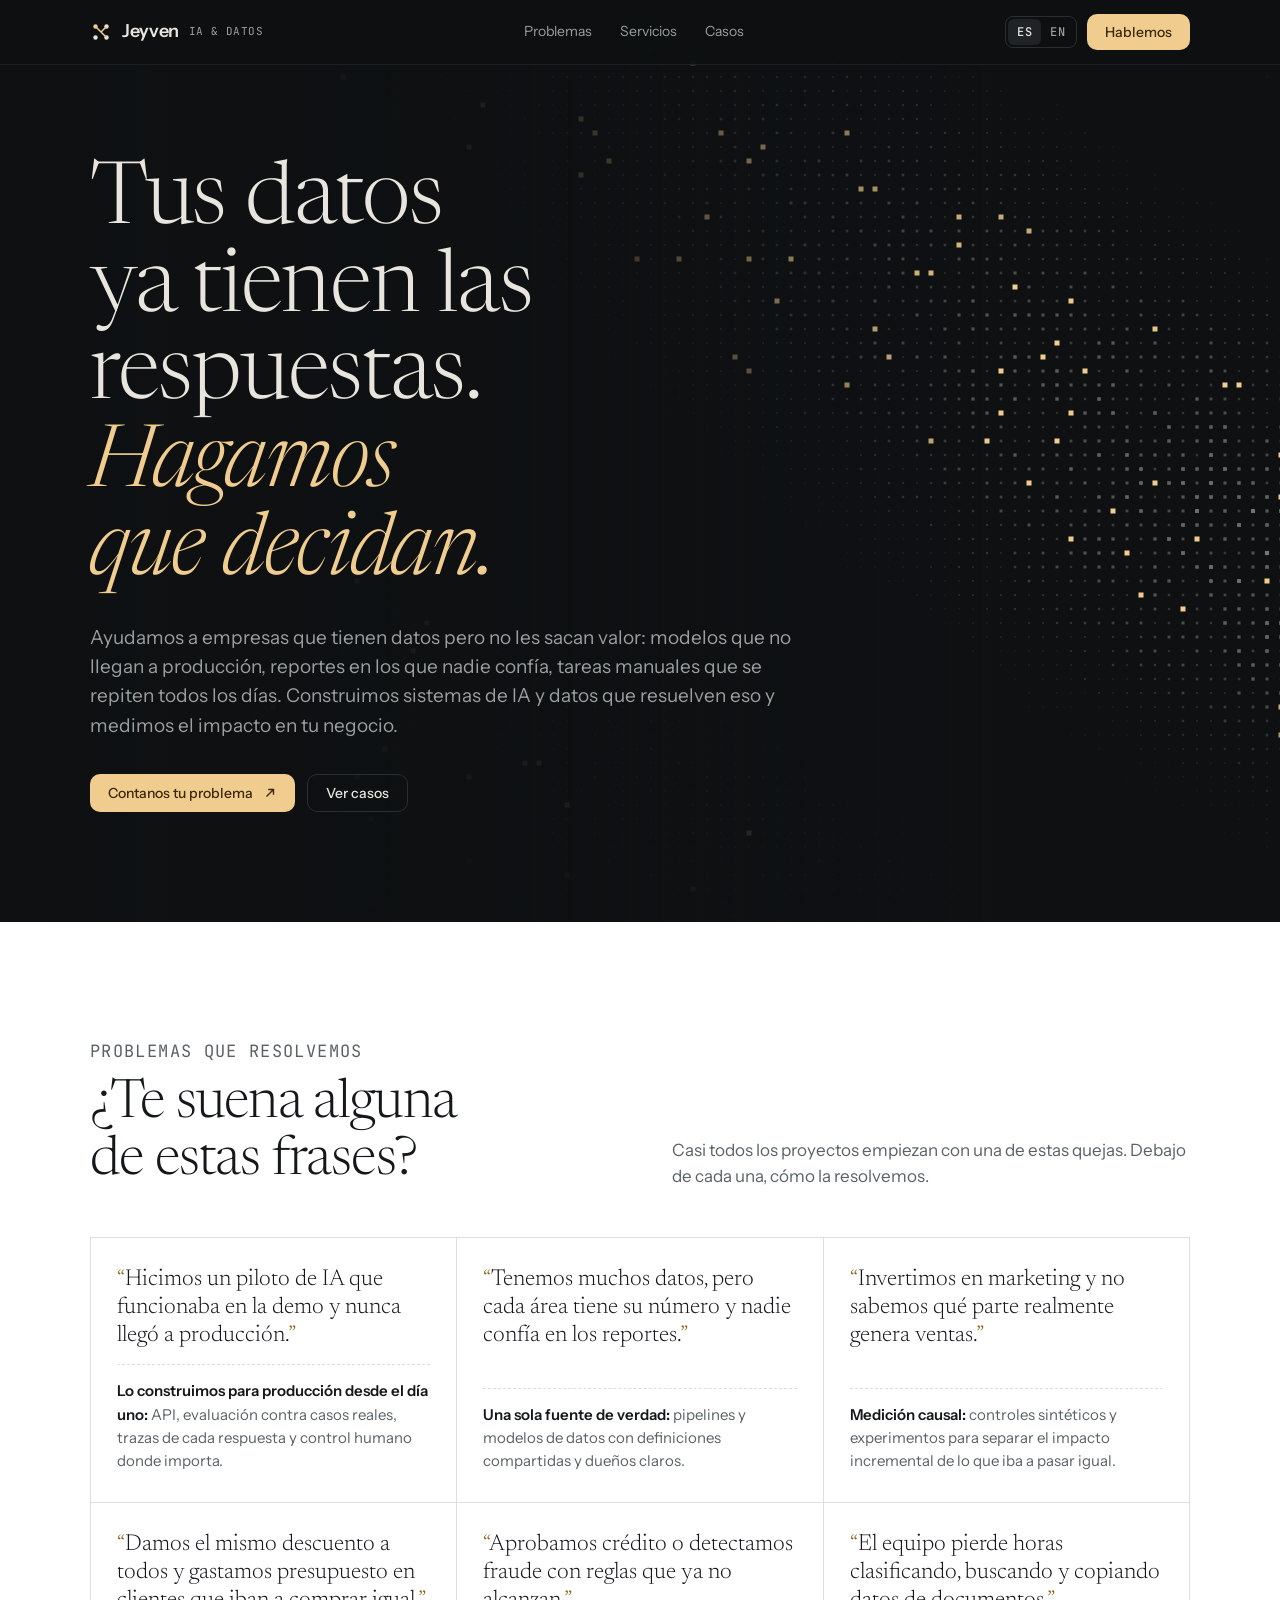
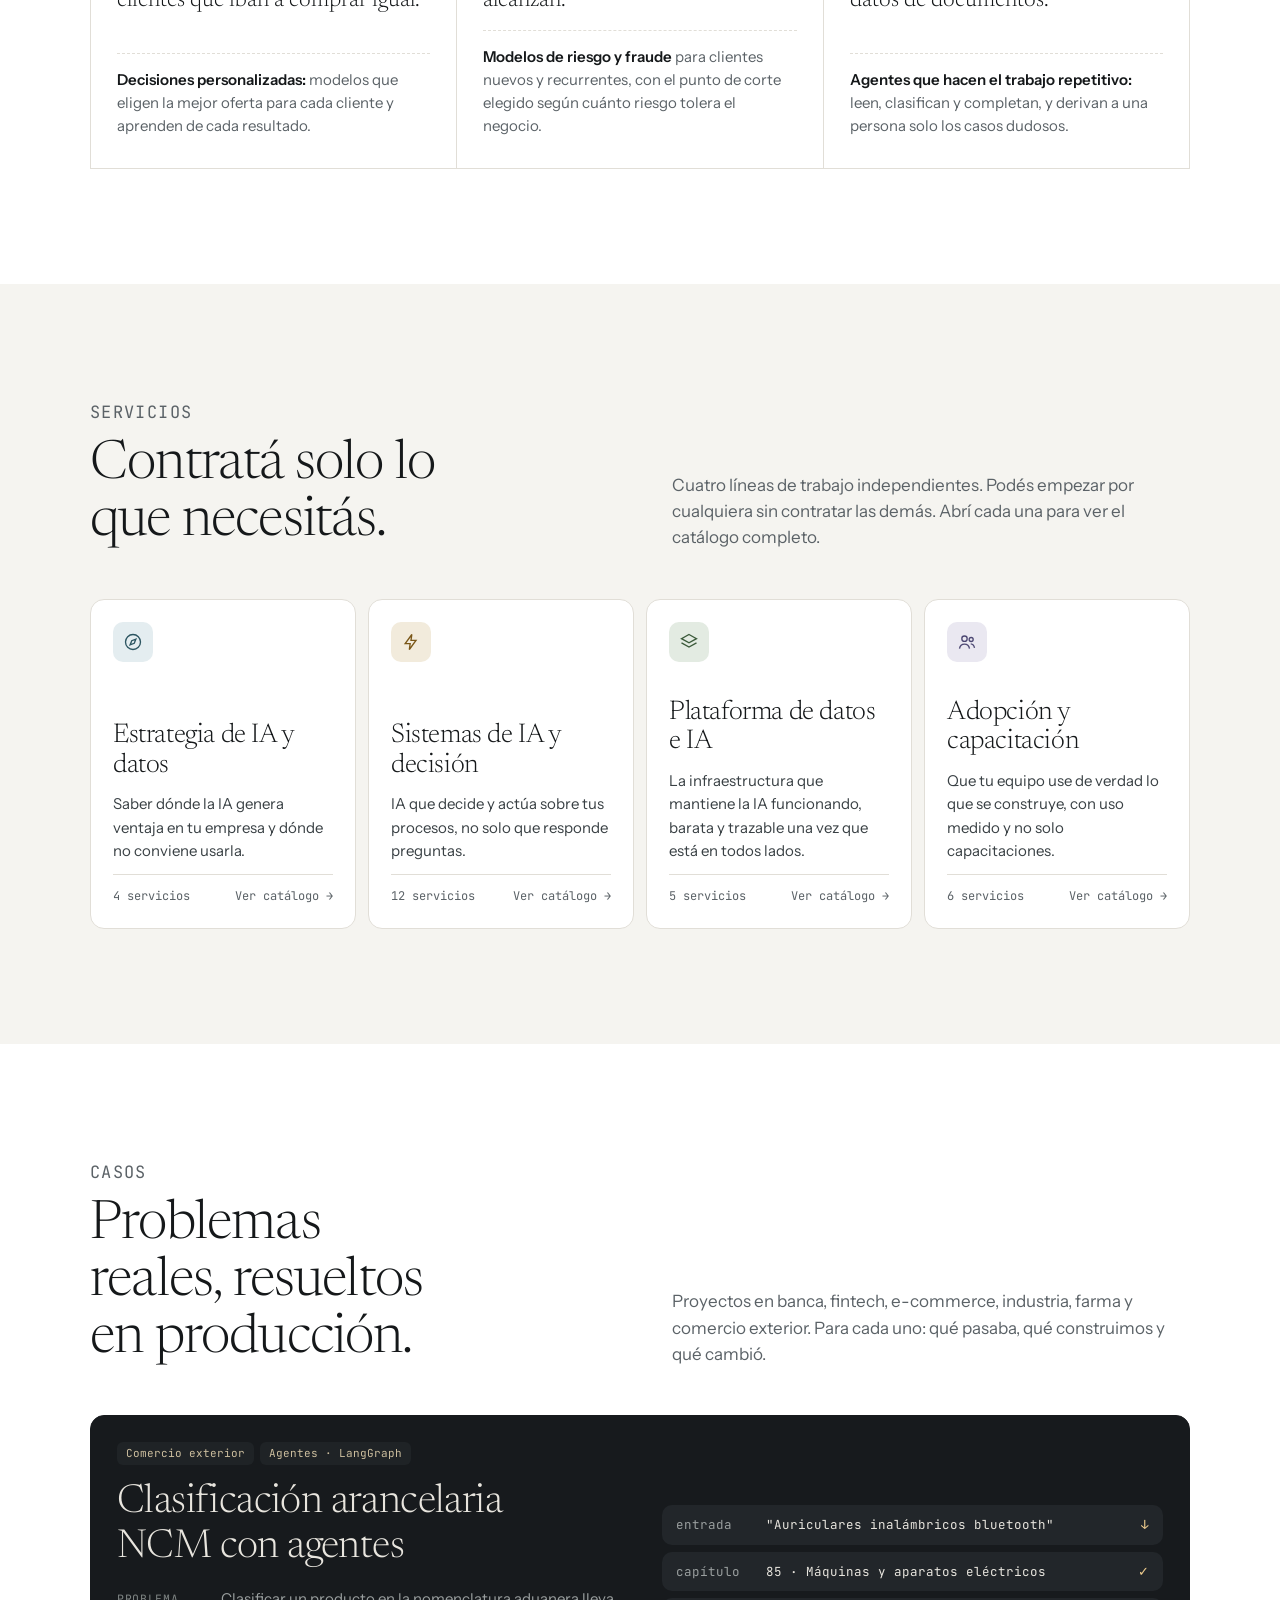
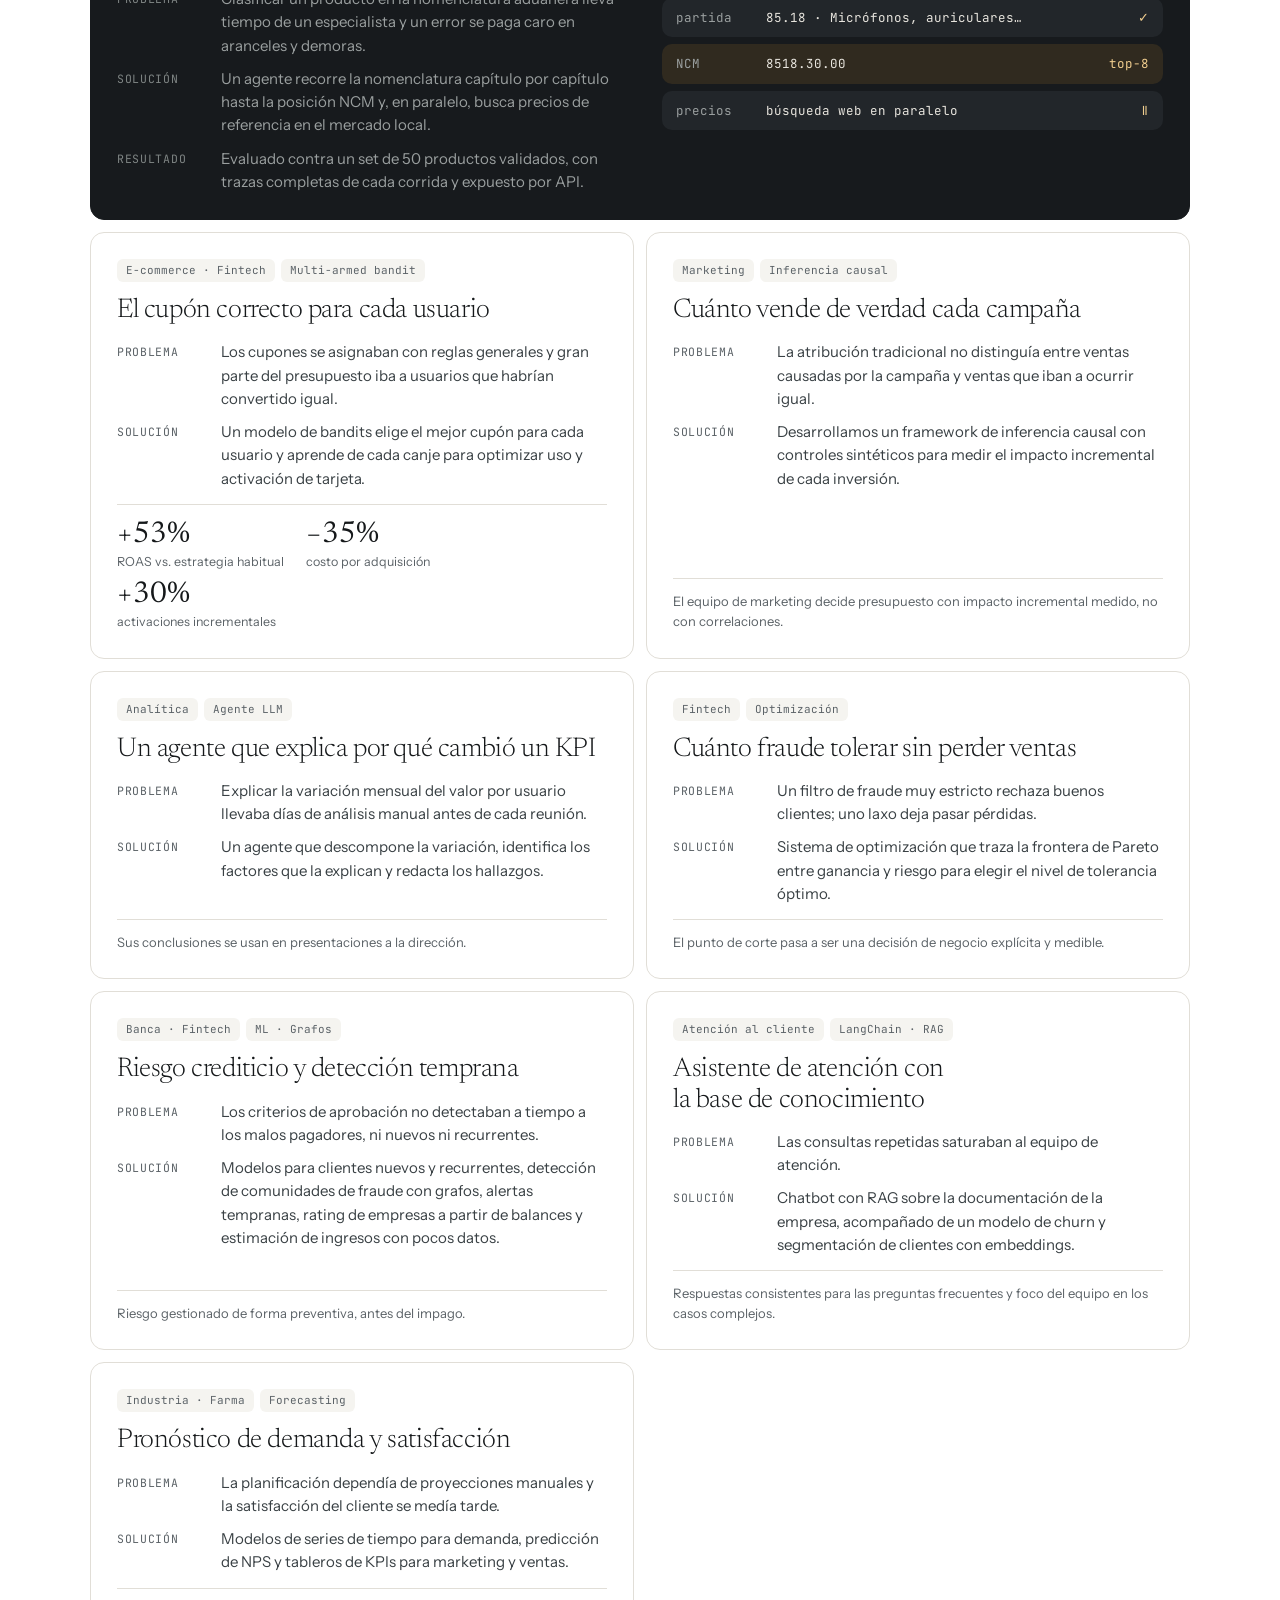
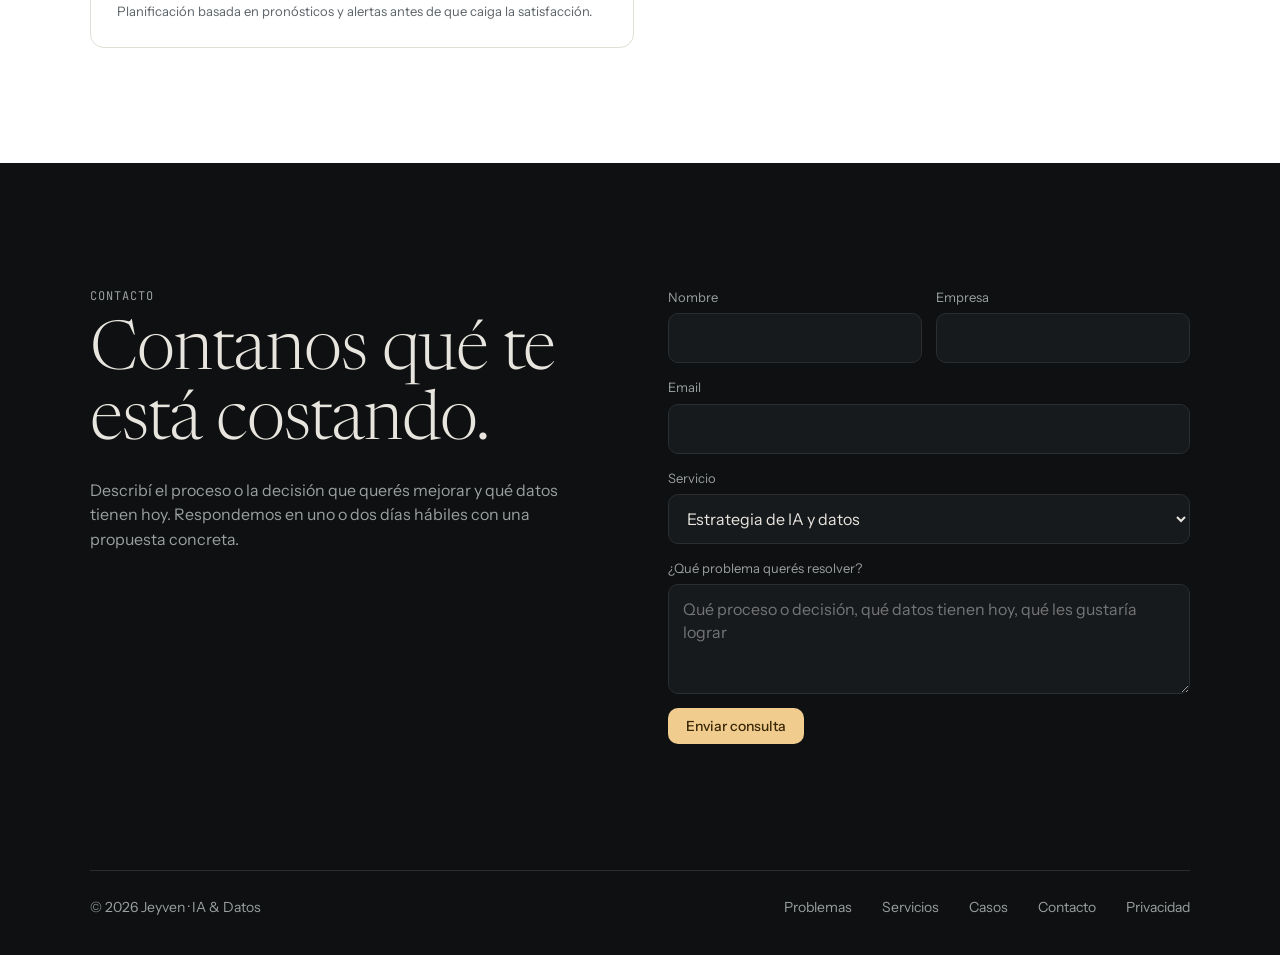
<file: index.html>
<!doctype html>
<html lang="es">
<head>
<meta charset="utf-8">
<meta name="viewport" content="width=device-width, initial-scale=1, viewport-fit=cover">
<title>Jeyven · IA y Datos</title>
<meta name="description" content="Jeyven. Consultora de inteligencia artificial y datos: agentes, modelos predictivos y plataformas de datos en producción.">
<link rel="preconnect" href="https://fonts.googleapis.com">
<link rel="preconnect" href="https://fonts.gstatic.com" crossorigin>
<link rel="stylesheet" href="https://fonts.googleapis.com/css2?family=Newsreader:ital,opsz,wght@0,6..72,300;0,6..72,400;1,6..72,300&family=Instrument+Sans:wght@400;500;600&family=JetBrains+Mono:wght@400;500&display=swap">
<link rel="stylesheet" href="assets/styles.css">
</head>
<body class="lang-es">
<header class="nav">
  <div class="wrap nav-inner">
    <a class="logo" href="#top" aria-label="Jeyven">
      <svg class="logo-mark" viewBox="0 0 24 24" aria-hidden="true"><circle cx="6" cy="6" r="2.4" fill="#f0cd8e"/><circle cx="18" cy="6" r="2.4" fill="#e8e5de"/><circle cx="6" cy="18" r="2.4" fill="#e8e5de"/><circle cx="18" cy="18" r="2.4" fill="#e8e5de"/><path d="M6 6 L18 18 M18 6 L12 12" stroke="#f0cd8e" stroke-width="1.6" fill="none"/></svg>
      <span>Jeyven</span>
      <small><span class="es">IA &amp; DATOS</span><span class="en">AI &amp; DATA</span></small>
    </a>
    <nav class="nav-links" id="nav-menu" aria-label="Secciones">
      <a href="#problemas"><span class="es">Problemas</span><span class="en">Problems</span></a>
      <a href="#servicios"><span class="es">Servicios</span><span class="en">Services</span></a>
      <a href="#casos"><span class="es">Casos</span><span class="en">Cases</span></a>
      <a class="nav-mobile-cta" href="#contacto"><span class="es">Hablemos</span><span class="en">Let's talk</span></a>
    </nav>
    <div class="nav-right">
      <button class="nav-toggle" type="button" aria-expanded="false" aria-controls="nav-menu" aria-label="Menú">
        <svg viewBox="0 0 16 16" aria-hidden="true"><path d="M2 4.5h12M2 8h12M2 11.5h12" stroke="currentColor" stroke-width="1.5" fill="none"/></svg>
      </button>
      <div class="lang" role="group" aria-label="Idioma / Language">
        <button type="button" data-lang="es" aria-pressed="true">ES</button>
        <button type="button" data-lang="en" aria-pressed="false">EN</button>
      </div>
      <a class="btn btn-accent" href="#contacto"><span class="es">Hablemos</span><span class="en">Let's talk</span></a>
    </div>
  </div>
</header>

<main id="top">
  <section class="hero">
    <canvas id="field" aria-hidden="true"></canvas>
    <div class="wrap">
      <h1>
        <span class="es">Tus datos ya tienen las respuestas. <em>Hagamos que decidan.</em></span>
        <span class="en">Your data already has the answers. <em>Let's make it decide.</em></span>
      </h1>
      <p class="lede">
        <span class="es">Ayudamos a empresas que tienen datos pero no les sacan valor: modelos que no llegan a producción, reportes en los que nadie confía, tareas manuales que se repiten todos los días. Construimos sistemas de IA y datos que resuelven eso y medimos el impacto en tu negocio.</span>
        <span class="en">We help companies that have data but aren't getting value from it: models that never reach production, reports nobody trusts, manual work repeated every day. We build AI and data systems that fix that, and we measure the impact on your business.</span>
      </p>
      <div class="hero-ctas">
        <a class="btn btn-accent" href="#contacto"><span class="es">Contanos tu problema</span><span class="en">Tell us your problem</span>
          <svg viewBox="0 0 16 16" aria-hidden="true"><path d="M4 12 L12 4 M6 4 H12 V10" stroke="currentColor" stroke-width="1.6" fill="none"/></svg>
        </a>
        <a class="btn btn-ghost" href="#casos"><span class="es">Ver casos</span><span class="en">See cases</span></a>
      </div>
    </div>
  </section>

  <section class="block white" id="problemas">
    <div class="wrap">
      <div class="head">
        <div>
          <p class="eyebrow"><span class="es">Problemas que resolvemos</span><span class="en">Problems we solve</span></p>
          <h2><span class="es">¿Te suena alguna de estas frases?</span><span class="en">Do any of these sound familiar?</span></h2>
        </div>
        <p><span class="es">Casi todos los proyectos empiezan con una de estas quejas. Debajo de cada una, cómo la resolvemos.</span><span class="en">Almost every project starts with one of these complaints. Under each one, how we solve it.</span></p>
      </div>
      <div class="problems" id="problems"></div>
    </div>
  </section>

  <section class="block light" id="servicios">
    <div class="wrap">
      <div class="head">
        <div>
          <p class="eyebrow"><span class="es">Servicios</span><span class="en">Services</span></p>
          <h2><span class="es">Contratá solo lo que necesitás.</span><span class="en">Hire only what you need.</span></h2>
        </div>
        <p><span class="es">Cuatro líneas de trabajo independientes. Podés empezar por cualquiera sin contratar las demás. Abrí cada una para ver el catálogo completo.</span><span class="en">Four independent lines of work. Start with any of them without hiring the others. Open each one to see the full catalog.</span></p>
      </div>
      <div class="services" id="services"></div>
    </div>
  </section>

  <section class="block white" id="casos">
    <div class="wrap">
      <div class="head">
        <div>
          <p class="eyebrow"><span class="es">Casos</span><span class="en">Cases</span></p>
          <h2><span class="es">Problemas reales, resueltos en producción.</span><span class="en">Real problems, solved in production.</span></h2>
        </div>
        <p><span class="es">Proyectos en banca, fintech, e-commerce, industria, farma y comercio exterior. Para cada uno: qué pasaba, qué construimos y qué cambió.</span><span class="en">Projects in banking, fintech, e-commerce, manufacturing, pharma and foreign trade. For each one: what was happening, what we built and what changed.</span></p>
      </div>
      <div class="cases" id="cases"></div>
    </div>
  </section>

  <section class="contact" id="contacto">
    <div class="wrap">
      <div class="contact-grid">
        <div>
          <p class="eyebrow" style="color:var(--on-dark-muted)"><span class="es">Contacto</span><span class="en">Contact</span></p>
          <h2><span class="es">Contanos qué te está costando.</span><span class="en">Tell us what it's costing you.</span></h2>
          <p class="lede"><span class="es">Describí el proceso o la decisión que querés mejorar y qué datos tienen hoy. Respondemos en uno o dos días hábiles con una propuesta concreta.</span><span class="en">Describe the process or decision you want to improve and what data you have today. We reply within one or two business days with a concrete proposal.</span></p>
        </div>
        <form id="contact-form" novalidate>
          <div class="row2">
            <div class="field"><label for="f-name"><span class="es">Nombre</span><span class="en">Name</span></label><input id="f-name" name="name" autocomplete="name" required></div>
            <div class="field"><label for="f-company"><span class="es">Empresa</span><span class="en">Company</span></label><input id="f-company" name="company" autocomplete="organization"></div>
          </div>
          <div class="field"><label for="f-email">Email</label><input id="f-email" name="email" type="email" autocomplete="email" required></div>
          <div class="field">
            <label for="f-topic"><span class="es">Servicio</span><span class="en">Service</span></label>
            <select id="f-topic" name="topic"></select>
          </div>
          <div class="field"><label for="f-msg"><span class="es">¿Qué problema querés resolver?</span><span class="en">What problem do you want to solve?</span></label><textarea id="f-msg" name="message"></textarea></div>
          <div><button class="btn btn-accent" type="submit"><span class="es">Enviar consulta</span><span class="en">Send inquiry</span></button></div>
          <p class="form-note" id="form-note" aria-live="polite"></p>
        </form>
      </div>
      <footer>
        <span>© 2026 Jeyven · <span class="es">IA &amp; Datos</span><span class="en">AI &amp; Data</span></span>
        <nav aria-label="Pie">
          <a href="#problemas"><span class="es">Problemas</span><span class="en">Problems</span></a>
          <a href="#servicios"><span class="es">Servicios</span><span class="en">Services</span></a>
          <a href="#casos"><span class="es">Casos</span><span class="en">Cases</span></a>
          <a href="#contacto"><span class="es">Contacto</span><span class="en">Contact</span></a>
          <a href="privacidad.html"><span class="es">Privacidad</span><span class="en">Privacy</span></a>
        </nav>
      </footer>
    </div>
  </section>
</main>

<div class="sheet-backdrop" id="backdrop" hidden></div>
<aside class="sheet" id="sheet" role="dialog" aria-modal="true" aria-labelledby="sheet-title" hidden></aside>

<script src="assets/main.js"></script>
</body>
</html>
</file>
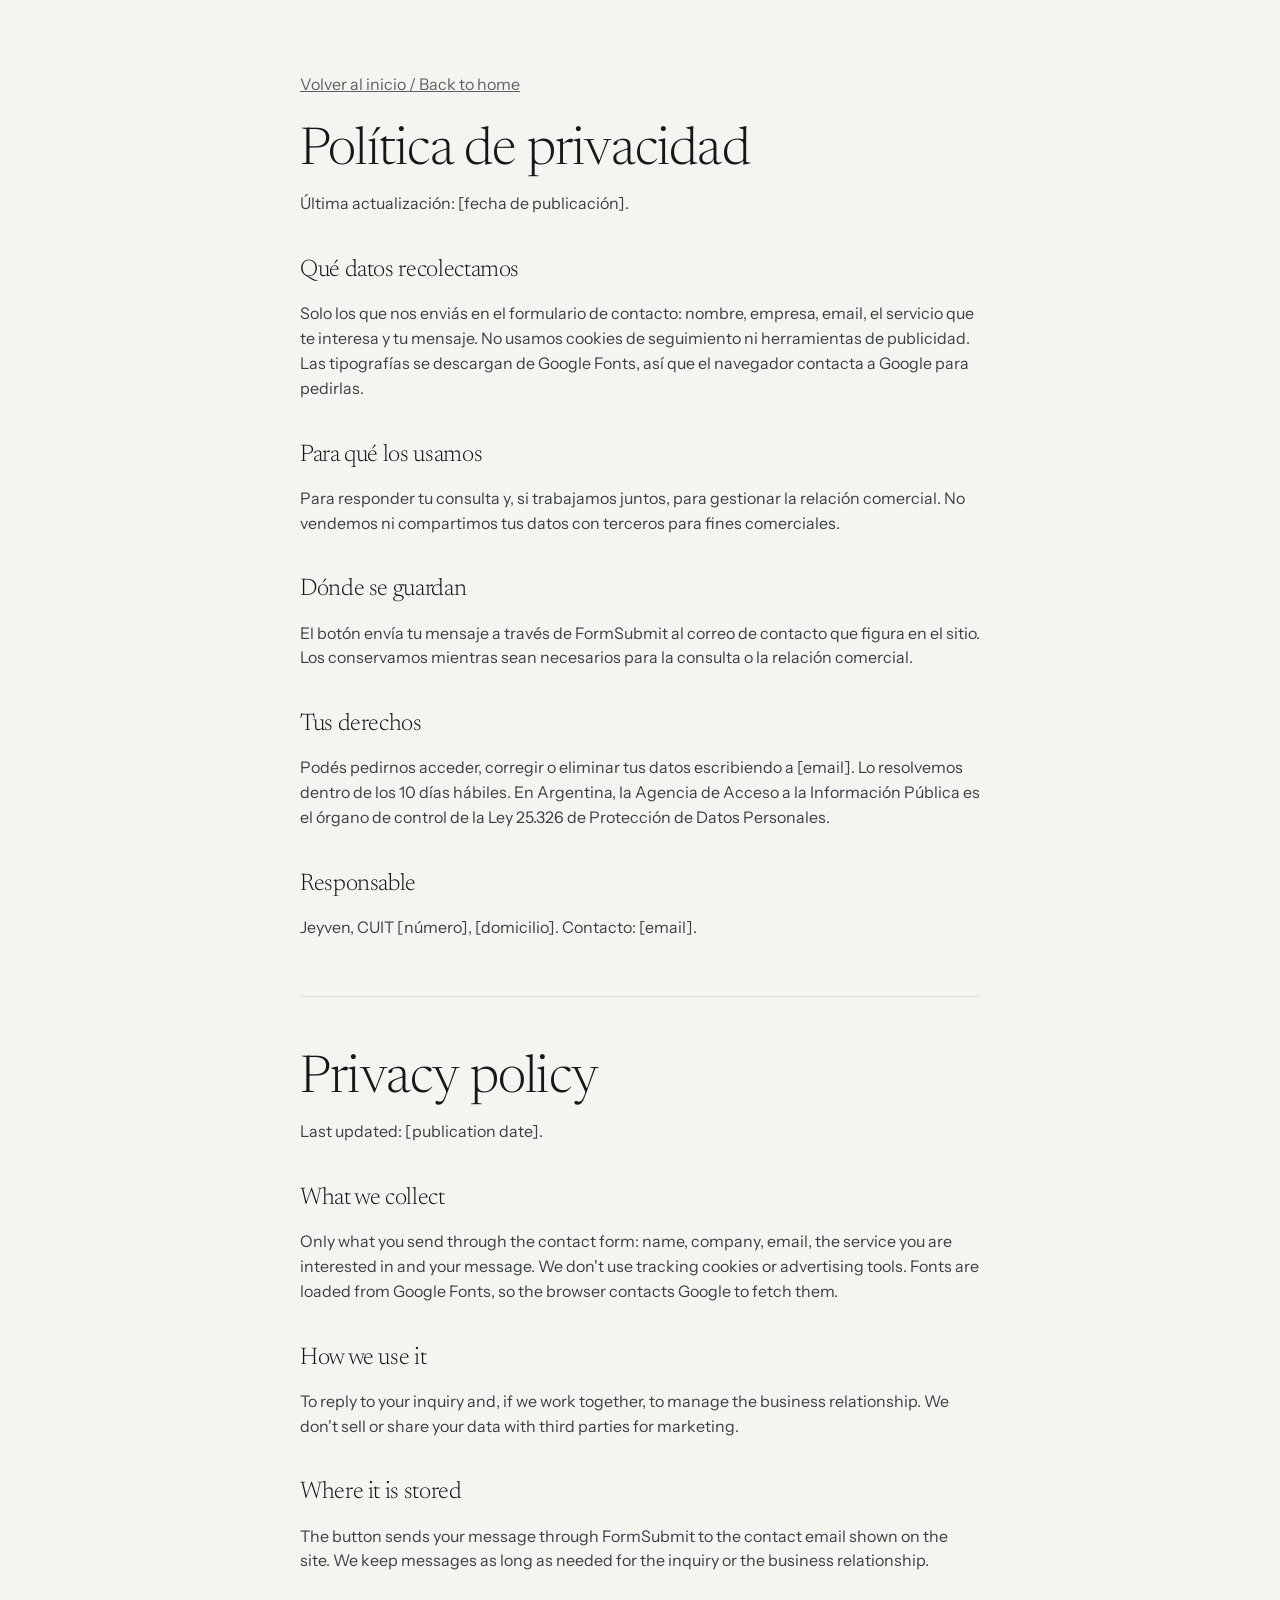
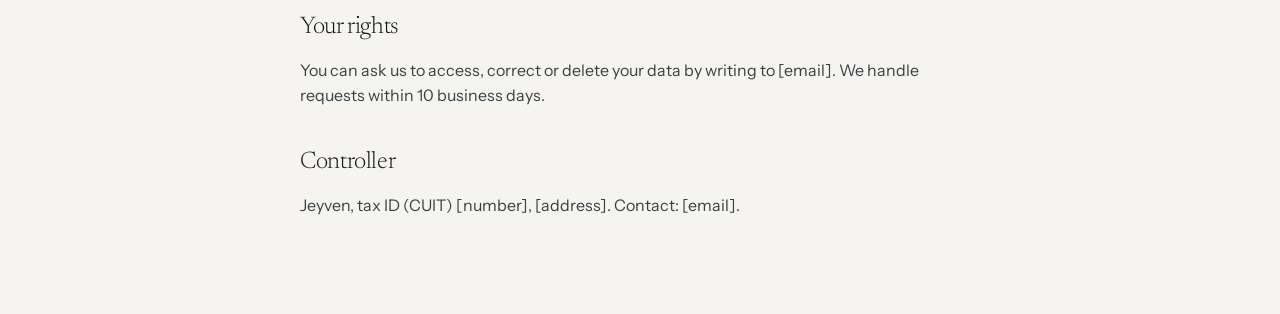
<file: privacidad.html>
<!doctype html>
<html lang="es">
<head>
<meta charset="utf-8">
<meta name="viewport" content="width=device-width, initial-scale=1, viewport-fit=cover">
<title>Política de privacidad · Jeyven</title>
<meta name="robots" content="noindex">
<link rel="preconnect" href="https://fonts.googleapis.com">
<link rel="preconnect" href="https://fonts.gstatic.com" crossorigin>
<link rel="stylesheet" href="https://fonts.googleapis.com/css2?family=Newsreader:opsz,wght@6..72,300;6..72,400&family=Instrument+Sans:wght@400;500;600&display=swap">
<link rel="stylesheet" href="assets/styles.css">
<style>
  .legal { padding-block: 72px 96px; }
  .legal .wrap { max-width: 760px; }
  .legal h1 { font-size: clamp(36px, 5vw, 52px); line-height: 1.05; }
  .legal h2 { font-size: 24px; margin-top: 36px; }
  .legal p, .legal li { color: #394044; margin-top: 12px; }
  .legal ul { padding-left: 20px; }
  .legal .back { display: inline-block; margin-bottom: 28px; color: var(--muted); }
  .legal hr { border: 0; border-top: 1px solid var(--line); margin-block: 56px; }
</style>
</head>
<body>
<main class="legal light">
  <div class="wrap">
    <a class="back" href="index.html">Volver al inicio / Back to home</a>

    <h1>Política de privacidad</h1>
    <p>Última actualización: [fecha de publicación].</p>

    <h2>Qué datos recolectamos</h2>
    <p>Solo los que nos enviás en el formulario de contacto: nombre, empresa, email, el servicio que te interesa y tu mensaje. No usamos cookies de seguimiento ni herramientas de publicidad. Las tipografías se descargan de Google Fonts, así que el navegador contacta a Google para pedirlas.</p>

    <h2>Para qué los usamos</h2>
    <p>Para responder tu consulta y, si trabajamos juntos, para gestionar la relación comercial. No vendemos ni compartimos tus datos con terceros para fines comerciales.</p>

    <h2>Dónde se guardan</h2>
    <p>El botón envía tu mensaje a través de FormSubmit al correo de contacto que figura en el sitio. Los conservamos mientras sean necesarios para la consulta o la relación comercial.</p>

    <h2>Tus derechos</h2>
    <p>Podés pedirnos acceder, corregir o eliminar tus datos escribiendo a [email]. Lo resolvemos dentro de los 10 días hábiles. En Argentina, la Agencia de Acceso a la Información Pública es el órgano de control de la Ley 25.326 de Protección de Datos Personales.</p>

    <h2>Responsable</h2>
    <p>Jeyven, CUIT [número], [domicilio]. Contacto: [email].</p>

    <hr>

    <h1 lang="en">Privacy policy</h1>
    <p lang="en">Last updated: [publication date].</p>

    <h2 lang="en">What we collect</h2>
    <p lang="en">Only what you send through the contact form: name, company, email, the service you are interested in and your message. We don't use tracking cookies or advertising tools. Fonts are loaded from Google Fonts, so the browser contacts Google to fetch them.</p>

    <h2 lang="en">How we use it</h2>
    <p lang="en">To reply to your inquiry and, if we work together, to manage the business relationship. We don't sell or share your data with third parties for marketing.</p>

    <h2 lang="en">Where it is stored</h2>
    <p lang="en">The button sends your message through FormSubmit to the contact email shown on the site. We keep messages as long as needed for the inquiry or the business relationship.</p>

    <h2 lang="en">Your rights</h2>
    <p lang="en">You can ask us to access, correct or delete your data by writing to [email]. We handle requests within 10 business days.</p>

    <h2 lang="en">Controller</h2>
    <p lang="en">Jeyven, tax ID (CUIT) [number], [address]. Contact: [email].</p>
  </div>
</main>
</body>
</html>
</file>
<file: assets/styles.css>
html, body { min-height: 100%; }
  img { max-width: 100%; }
  [hidden] { display: none !important; }
  :root {
    color-scheme: light;
    --ink: #0e1012;
    --ink-2: #171a1d;
    --ink-3: #1f2326;
    --paper: #f5f4f0;
    --white: #ffffff;
    --text: #15181a;
    --muted: #5b6267;
    --on-dark: #e8e5de;
    --on-dark-muted: #9a9f9f;
    --line: #e1ded7;
    --line-dark: #2a2e31;
    --accent: #f0cd8e;        /* ámbar pálido */
    --accent-ink: #3a2808;
    --accent-deep: #8a5c14;
    --t1: #e4edf0; --t2: #f2ebdc; --t3: #e3ebe2; --t4: #eae8f1;
    --serif: "Newsreader", "Iowan Old Style", Georgia, serif;
    --sans: "Instrument Sans", ui-sans-serif, system-ui, -apple-system, "Segoe UI", sans-serif;
    --mono: "JetBrains Mono", ui-monospace, "Cascadia Mono", Consolas, monospace;
    --wrap: 1180px;
    --gutter: clamp(16px, 4vw, 40px);
    --r: 14px;
  }
  * { box-sizing: border-box; }
  html { scroll-behavior: smooth; }
  body {
    margin: 0; background: var(--ink); color: var(--text);
    font-family: var(--sans); font-size: 16px; line-height: 1.55;
    -webkit-font-smoothing: antialiased;
  }
  body.lang-es .en, body.lang-en .es { display: none !important; }
  a { color: inherit; }
  button { font: inherit; }
  :focus-visible { outline: 2px solid var(--accent); outline-offset: 3px; border-radius: 6px; }
  .wrap { max-width: var(--wrap); margin-inline: auto; padding-inline: var(--gutter); }
  h1, h2, h3, h4 { font-family: var(--serif); font-weight: 300; text-wrap: balance; margin: 0; letter-spacing: -0.015em; }
  p { margin: 0; }
  .eyebrow { font-family: var(--mono); font-size: 12px; letter-spacing: 0.08em; text-transform: uppercase; color: var(--muted); }

  /* ---------- nav: barra plana a todo el ancho ---------- */
  .nav {
    position: fixed; z-index: 30; left: 0; right: 0; top: 0;
    padding-top: env(safe-area-inset-top, 0px);
    background: rgba(14,16,18,0.82);
    backdrop-filter: blur(12px); -webkit-backdrop-filter: blur(12px);
    border-bottom: 1px solid rgba(255,255,255,0.07);
    color: var(--on-dark);
  }
  .nav-inner { display: flex; align-items: center; justify-content: space-between; gap: 16px; height: 64px; }
  .logo { display: flex; align-items: center; gap: 10px; text-decoration: none; font-weight: 600; font-size: 18px; letter-spacing: -0.02em; }
  .logo-mark { width: 22px; height: 22px; flex: none; }
  .logo small { font-family: var(--mono); font-weight: 400; font-size: 11px; color: var(--on-dark-muted); letter-spacing: 0.04em; }
  .nav-links { display: flex; gap: 28px; font-size: 14px; }
  .nav-links a { text-decoration: none; color: var(--on-dark-muted); transition: color .2s; }
  .nav-links a:hover { color: var(--on-dark); }
  .nav-right { display: flex; align-items: center; gap: 10px; }
  .lang { display: inline-flex; border: 1px solid var(--line-dark); border-radius: 8px; padding: 2px; }
  .lang button {
    border: 0; background: transparent; color: var(--on-dark-muted); cursor: pointer;
    font: 500 12px/1 var(--mono); padding: 7px 9px; border-radius: 6px; letter-spacing: .04em;
  }
  .lang button[aria-pressed="true"] { background: var(--ink-3); color: var(--on-dark); }
  .btn {
    display: inline-flex; align-items: center; gap: 10px;
    padding: 11px 18px; border-radius: 10px; border: 0;
    font: 500 14px/1 var(--sans); text-decoration: none; cursor: pointer;
    transition: transform .2s, background .2s, border-color .2s;
  }
  .btn-accent { background: var(--accent); color: var(--accent-ink); }
  .btn-accent:hover { background: #f5dba9; transform: translateY(-1px); }
  .btn-ghost { background: transparent; color: var(--on-dark); border: 1px solid var(--line-dark); }
  .btn-ghost:hover { border-color: var(--on-dark-muted); }
  .btn svg { width: 14px; height: 14px; }

  /* ---------- hero ---------- */
  .hero { position: relative; overflow: hidden; background: var(--ink); color: var(--on-dark); padding-block: 160px 110px; }
  #field { position: absolute; inset: 0; width: 100%; height: 100%; }
  .hero::after {
    content: ""; position: absolute; inset: 0; pointer-events: none;
    background: linear-gradient(90deg, var(--ink) 0%, rgba(14,16,18,.86) 40%, rgba(14,16,18,0) 78%),
                linear-gradient(0deg, var(--ink) 0%, rgba(14,16,18,0) 28%);
  }
  .hero .wrap { position: relative; z-index: 1; }
  .hero h1 { font-size: clamp(42px, 6.8vw, 86px); line-height: 1.02; max-width: 13ch; }
  .hero h1 em { font-style: italic; color: var(--accent); }
  .hero .lede { margin-top: 24px; font-size: clamp(17px, 1.6vw, 19px); color: var(--on-dark-muted); max-width: 54ch; }
  .hero-ctas { display: flex; flex-wrap: wrap; gap: 12px; margin-top: 34px; }

  /* ---------- secciones ---------- */
  .light { background: var(--paper); color: var(--text); }
  .white { background: var(--white); color: var(--text); }
  section.block { padding-block: clamp(72px, 9vw, 116px); }
  .head { display: grid; grid-template-columns: 1fr 1fr; gap: 20px 64px; align-items: end; margin-bottom: 48px; }
  .head h2 { font-size: clamp(34px, 4.3vw, 54px); line-height: 1.05; margin-top: 12px; }
  .head p { color: var(--muted); max-width: 50ch; font-size: 17px; }

  /* problemas */
  .problems { display: grid; grid-template-columns: repeat(3, 1fr); border-top: 1px solid var(--line); border-left: 1px solid var(--line); }
  .prob { padding: 28px 26px 30px; border-right: 1px solid var(--line); border-bottom: 1px solid var(--line); display: flex; flex-direction: column; gap: 14px; background: var(--white); }
  .prob .pain { font-family: var(--serif); font-size: 23px; line-height: 1.22; font-weight: 300; }
  .prob .pain::before { content: "“"; color: var(--accent-deep); }
  .prob .pain::after { content: "”"; color: var(--accent-deep); }
  .prob .fix { font-size: 15px; color: var(--muted); padding-top: 14px; border-top: 1px dashed var(--line); margin-top: auto; }
  .prob .fix b { color: var(--text); font-weight: 600; }

  /* servicios */
  .services { display: grid; grid-template-columns: repeat(4, 1fr); gap: 12px; }
  .svc {
    all: unset; box-sizing: border-box; cursor: pointer;
    border: 1px solid var(--line); border-radius: var(--r); background: var(--white);
    padding: 22px 22px 22px; display: flex; flex-direction: column; gap: 12px; min-height: 330px;
    transition: border-color .2s, transform .25s ease, box-shadow .25s;
  }
  .svc:hover { border-color: #cfcbc2; transform: translateY(-3px); box-shadow: 0 10px 30px -18px rgba(20,20,20,.35); }
  .svc:focus-visible { outline: 2px solid var(--accent-deep); outline-offset: 3px; }
  .svc .glyph { width: 40px; height: 40px; border-radius: 10px; display: grid; place-items: center; }
  .svc .glyph svg { width: 20px; height: 20px; }
  .svc-title { font-family: var(--serif); font-weight: 300; letter-spacing: -0.015em; font-size: 27px; line-height: 1.1; margin-top: auto; }
  .svc .promise { color: #394044; font-size: 15px; }
  .svc .more { display: flex; justify-content: space-between; align-items: center; font-family: var(--mono); font-size: 12px; color: var(--muted); border-top: 1px solid var(--line); padding-top: 12px; }
  .svc:hover .more { color: var(--text); }

  /* panel de detalle de servicio */
  .sheet-backdrop { position: fixed; inset: 0; z-index: 50; background: rgba(8,9,10,.55); backdrop-filter: blur(3px); -webkit-backdrop-filter: blur(3px); }
  .sheet {
    position: fixed; z-index: 51; top: 0; right: 0; bottom: 0; width: min(760px, 100%);
    background: var(--paper); color: var(--text); overflow-y: auto; overscroll-behavior: contain;
    padding: calc(env(safe-area-inset-top, 0px) + 28px) clamp(20px, 4vw, 44px) calc(env(safe-area-inset-bottom, 0px) + 40px);
    box-shadow: -30px 0 60px -30px rgba(0,0,0,.5);
    animation: slide .32s cubic-bezier(.2,.7,.2,1);
  }
  @keyframes slide { from { transform: translateX(40px); opacity: .4; } to { transform: none; opacity: 1; } }
  .sheet-top { display: flex; justify-content: space-between; align-items: center; margin-bottom: 26px; }
  .close { border: 1px solid var(--line); background: var(--white); border-radius: 10px; width: 40px; height: 40px; cursor: pointer; display: grid; place-items: center; color: var(--text); }
  .sheet h2 { font-size: clamp(34px, 4.4vw, 48px); line-height: 1.05; }
  .sheet .intro { margin-top: 16px; color: var(--muted); font-size: 17px; max-width: 58ch; }
  .track { margin-top: 34px; }
  .track-h { font-family: var(--mono); font-size: 12px; text-transform: uppercase; letter-spacing: .08em; color: var(--muted); display: flex; gap: 12px; align-items: center; margin-bottom: 12px; }
  .track-h::after { content: ""; flex: 1; height: 1px; background: var(--line); }
  .items { display: grid; gap: 10px; }
  .item { background: var(--white); border: 1px solid var(--line); border-radius: 12px; padding: 18px 20px; display: grid; grid-template-columns: 34px 1fr; gap: 4px 14px; }
  .item .n { font-family: var(--mono); font-size: 12px; color: var(--muted); padding-top: 5px; font-variant-numeric: tabular-nums; }
  .item h4 { font-family: var(--sans); font-weight: 600; font-size: 16px; letter-spacing: -0.01em; }
  .item p { grid-column: 2; color: var(--muted); font-size: 15px; }
  .item .chips { grid-column: 2; display: flex; flex-wrap: wrap; gap: 6px; margin-top: 8px; }
  .chip { font-family: var(--mono); font-size: 11px; padding: 3px 9px; border-radius: 6px; background: var(--paper); color: #4b5156; }
  .sheet-cta { margin-top: 34px; padding: 24px; border-radius: var(--r); background: var(--ink); color: var(--on-dark); display: flex; flex-wrap: wrap; gap: 16px; align-items: center; justify-content: space-between; }
  .sheet-cta p { max-width: 42ch; color: var(--on-dark-muted); }
  .sheet-cta strong { display: block; color: var(--on-dark); font-weight: 500; margin-bottom: 4px; }

  /* casos */
  .cases { display: grid; grid-template-columns: repeat(2, 1fr); gap: 12px; }
  .case { border: 1px solid var(--line); border-radius: var(--r); padding: 26px; background: var(--white); display: flex; flex-direction: column; gap: 14px; }
  .case.feature { grid-column: 1 / -1; background: var(--ink-2); color: var(--on-dark); border-color: var(--ink-2); display: grid; grid-template-columns: 1fr 1fr; gap: 28px 44px; }
  .case .tag { display: flex; flex-wrap: wrap; gap: 6px; }
  .pill { display: inline-block; padding: 3px 9px; border-radius: 6px; background: var(--paper); color: var(--muted); font-family: var(--mono); font-size: 11px; }
  .case.feature .pill { background: var(--ink-3); color: #cdbf9f; }
  .case h3 { font-size: 27px; line-height: 1.12; }
  .case.feature h3 { font-size: clamp(30px, 3.2vw, 40px); }
  .pr { display: grid; gap: 10px; font-size: 15px; }
  .pr div { display: grid; grid-template-columns: 92px 1fr; gap: 12px; }
  .pr dt, .pr .k { font-family: var(--mono); font-size: 11.5px; text-transform: uppercase; letter-spacing: .06em; color: var(--muted); padding-top: 3px; }
  .pr .v { color: #394044; }
  .case.feature .pr .v { color: var(--on-dark-muted); }
  .case.feature .pr .k { color: #7f8584; }
  .metrics { display: flex; flex-wrap: wrap; gap: 8px 22px; margin-top: auto; padding-top: 14px; border-top: 1px solid var(--line); }
  .metric { display: flex; flex-direction: column; }
  .metric b { font-family: var(--serif); font-weight: 400; font-size: 30px; line-height: 1.1; font-variant-numeric: tabular-nums; }
  .metric span { font-size: 12.5px; color: var(--muted); }
  .note { font-size: 13px; color: var(--muted); margin-top: auto; padding-top: 12px; border-top: 1px solid var(--line); }

  .flow { display: grid; gap: 7px; font-family: var(--mono); font-size: 12.5px; align-content: center; }
  .flow-row { display: grid; grid-template-columns: 78px 1fr auto; gap: 12px; align-items: center; padding: 10px 14px; border-radius: 10px; background: #22262a; }
  .flow-row .k { color: var(--on-dark-muted); }
  .flow-row .v { color: var(--on-dark); overflow-wrap: anywhere; }
  .flow-row .s { color: var(--accent); }
  .flow-row.hl { background: #302a1f; }

  /* contacto */
  .contact { background: var(--ink); color: var(--on-dark); padding-block: clamp(80px, 10vw, 124px) 36px; }
  .contact-grid { display: grid; grid-template-columns: 1fr 1fr; gap: 56px; }
  .contact h2 { font-size: clamp(38px, 5.4vw, 68px); line-height: 1.03; margin-top: 12px; }
  .contact .lede { color: var(--on-dark-muted); margin-top: 20px; max-width: 44ch; }
  .nav-toggle {
    display: none; width: 40px; height: 36px; padding: 0; place-items: center;
    border: 1px solid var(--line-dark); border-radius: 8px; background: transparent; color: var(--on-dark); cursor: pointer;
  }
  .nav-toggle svg { width: 16px; height: 16px; }
  .nav-mobile-cta { display: none; }
  form { display: grid; gap: 14px; }
  .field { display: grid; gap: 6px; }
  label { font-size: 13px; color: var(--on-dark-muted); }
  input, select, textarea { font: 400 16px/1.4 var(--sans); color: var(--on-dark); background: var(--ink-2); border: 1px solid var(--line-dark); border-radius: 10px; padding: 13px 14px; width: 100%; }
  select { color-scheme: dark; }
  textarea { resize: vertical; min-height: 110px; }
  input:focus, select:focus, textarea:focus { outline: none; border-color: var(--accent); }
  .row2 { display: grid; grid-template-columns: 1fr 1fr; gap: 14px; }
  .form-note { font-size: 14px; color: var(--accent); min-height: 1.4em; }
  footer { margin-top: 92px; padding-top: 26px; border-top: 1px solid var(--line-dark); display: flex; flex-wrap: wrap; gap: 20px 48px; justify-content: space-between; font-size: 14px; color: var(--on-dark-muted); }
  footer nav { display: flex; flex-wrap: wrap; gap: 10px 30px; }
  footer a { text-decoration: none; }
  footer a:hover { color: var(--on-dark); }

  @media (max-width: 1000px) {
    .services { grid-template-columns: repeat(2, 1fr); }
    .svc { min-height: 270px; }
    .problems { grid-template-columns: repeat(2, 1fr); }
    .case.feature { grid-template-columns: 1fr; }
  }
  @media (max-width: 760px) {
    .logo small, .nav .btn { display: none; }
    .nav-toggle { display: grid; }
    .nav-links {
      display: none; position: absolute; top: 100%; left: 0; right: 0;
      flex-direction: column; gap: 0; padding: 8px 0 12px;
      background: rgba(14, 16, 18, 0.96); border-bottom: 1px solid rgba(255, 255, 255, 0.07);
    }
    .nav-links.is-open { display: flex; }
    .nav-links a { padding: 14px var(--gutter); }
    .nav-mobile-cta { display: block; color: var(--on-dark); }
    .head, .contact-grid, .cases { grid-template-columns: 1fr; }
    .hero { padding-block: 128px 52px; }
    .hero::after { background: linear-gradient(0deg, var(--ink) 10%, rgba(14,16,18,.6) 60%, rgba(14,16,18,.35) 100%); }
  }
  @media (max-width: 560px) {
    .services, .problems, .row2 { grid-template-columns: 1fr; }
    .svc { min-height: 0; }
    .svc-title { margin-top: 14px; }
    .pr div { grid-template-columns: 1fr; gap: 2px; }
    .flow-row { grid-template-columns: 1fr auto; }
    .flow-row .k { grid-column: 1 / -1; }
    .item { grid-template-columns: 1fr; }
    .item p, .item .chips { grid-column: 1; }
  }
  @media (prefers-reduced-motion: reduce) {
    html { scroll-behavior: auto; }
    .svc, .btn { transition: none; }
    .sheet { animation: none; }
  }
</file>
